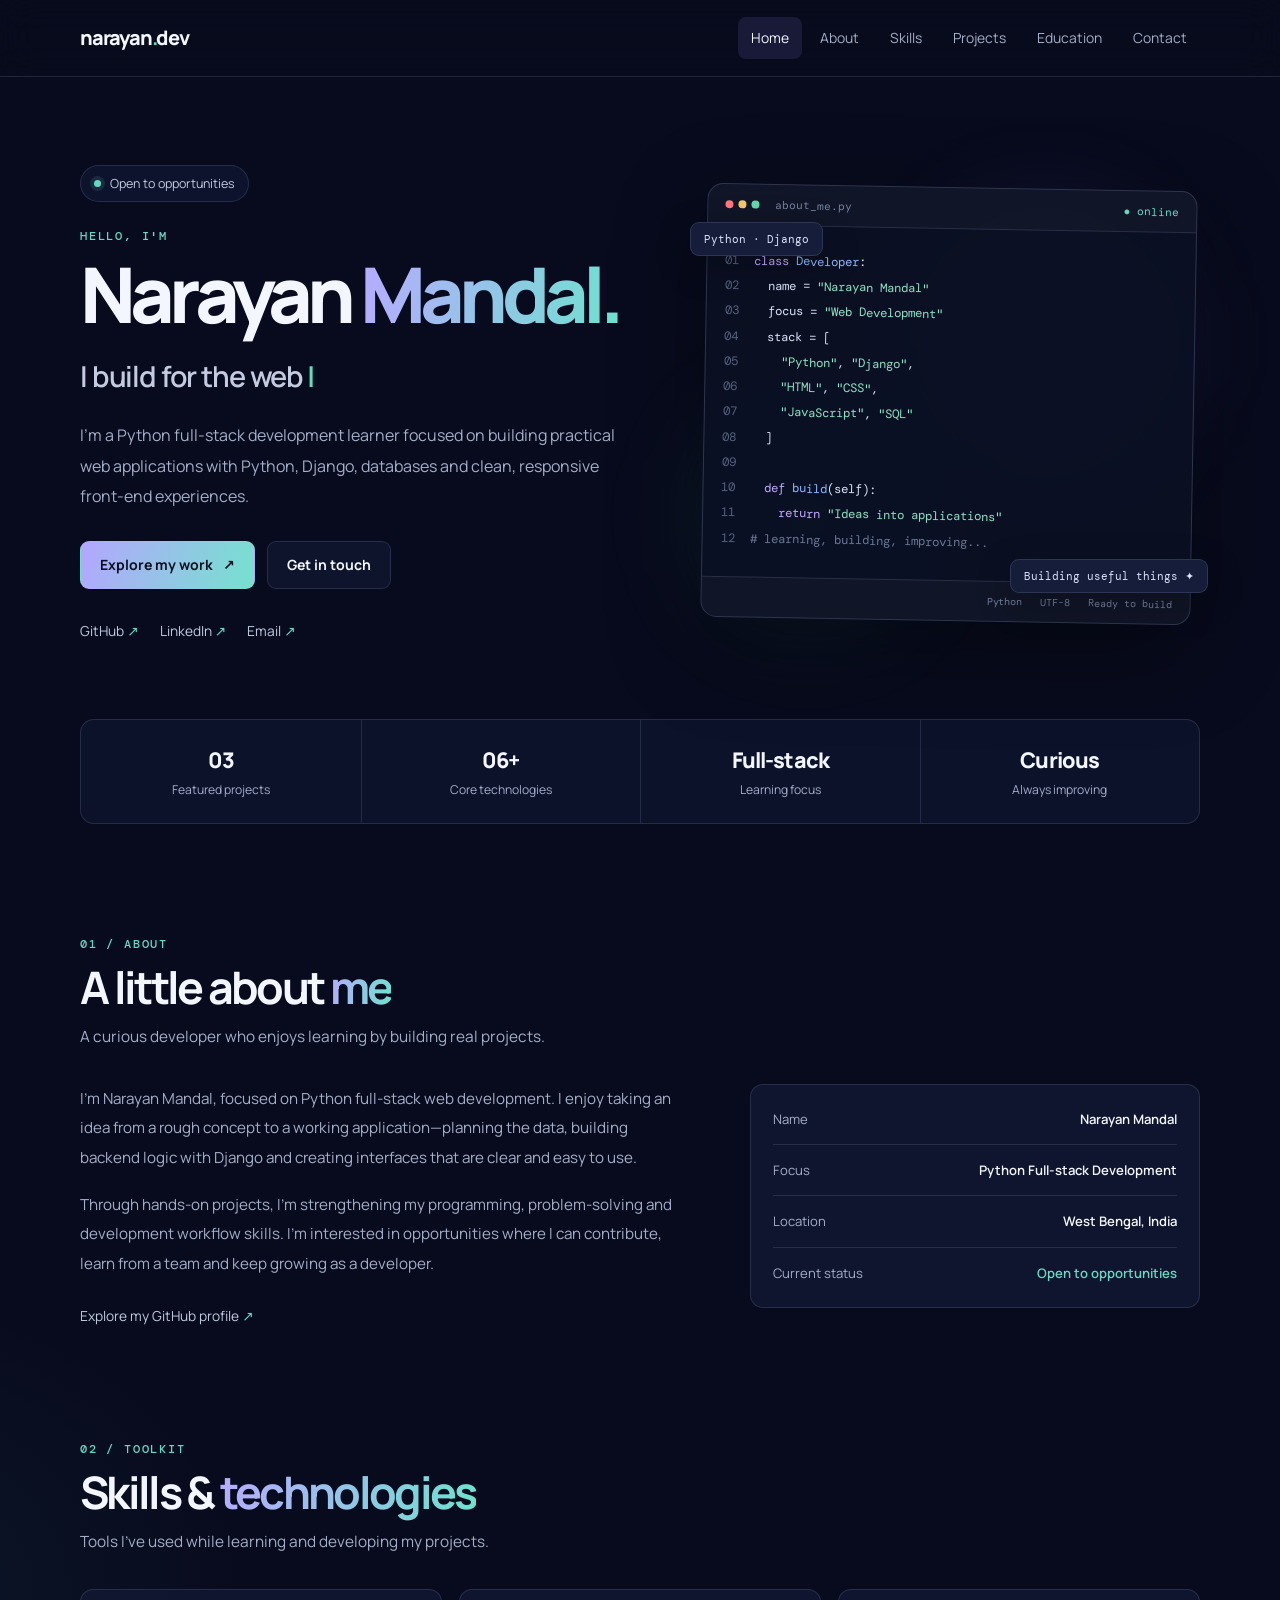
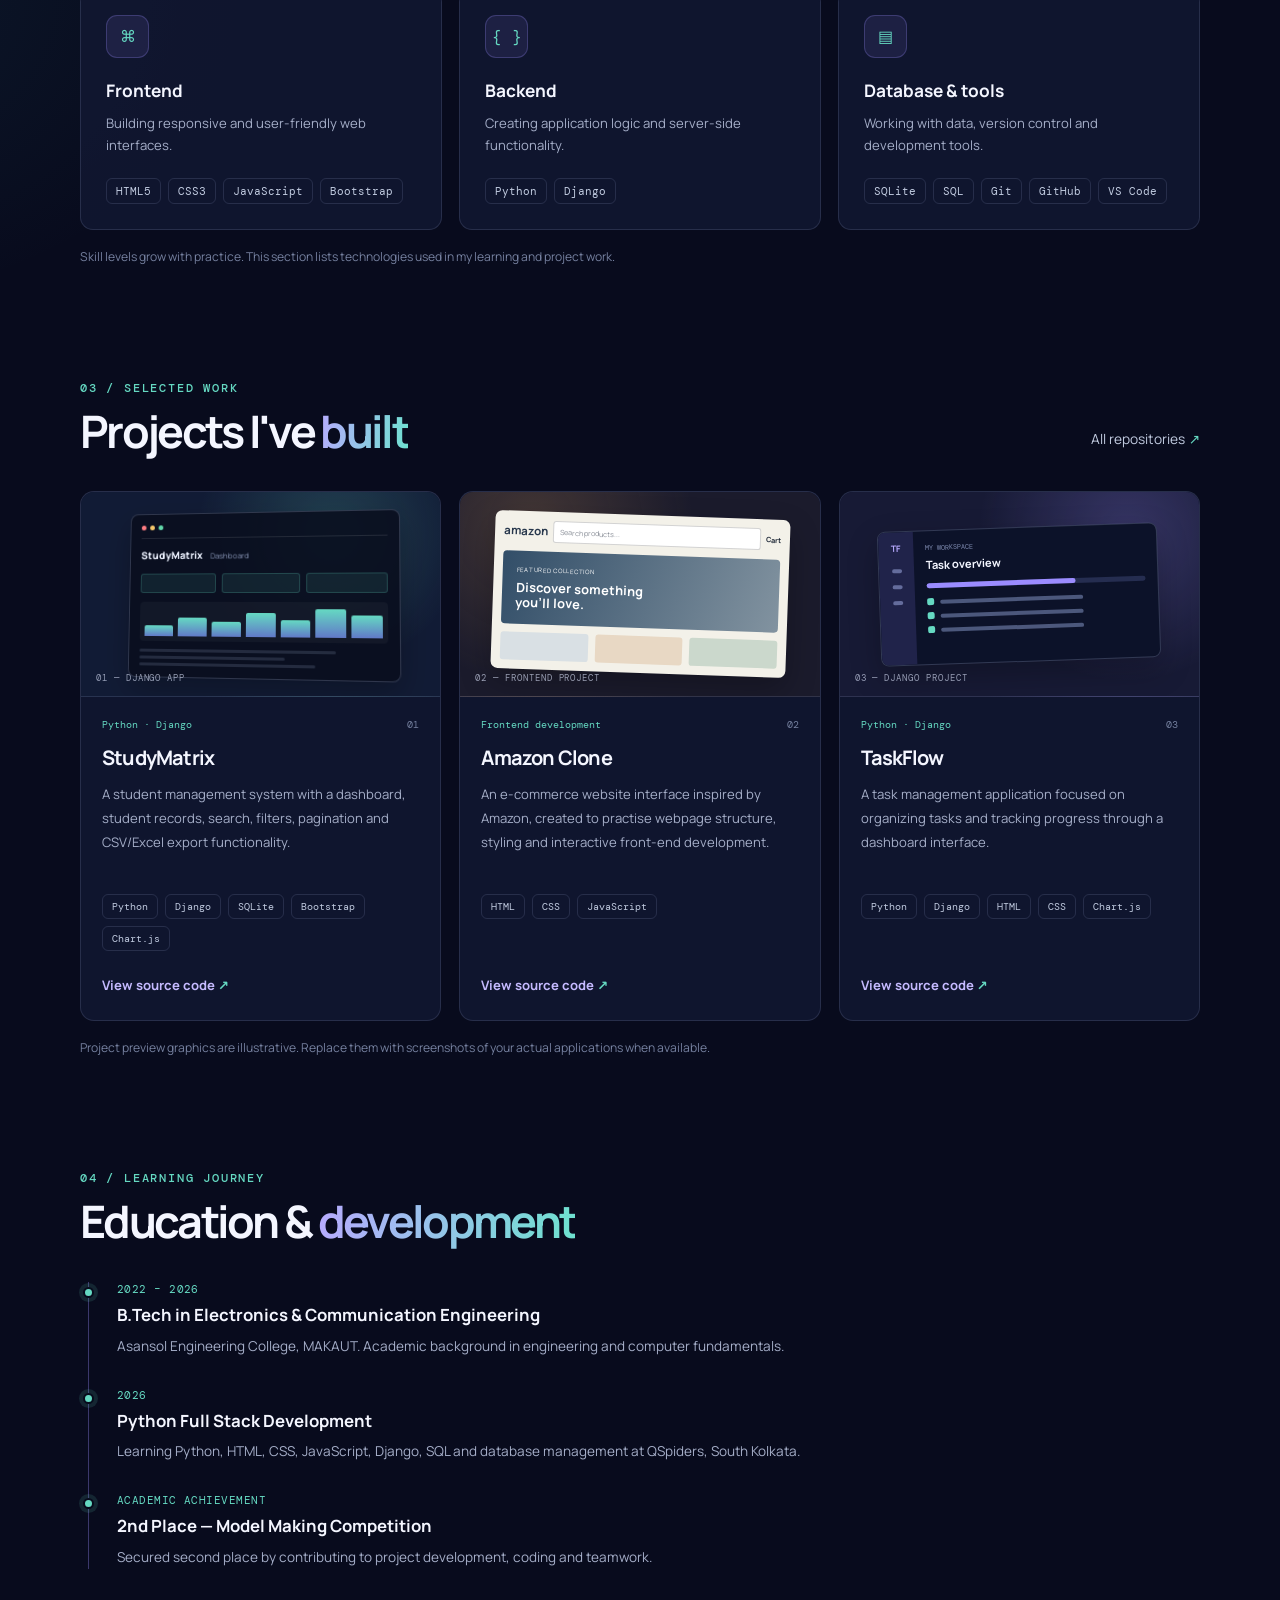
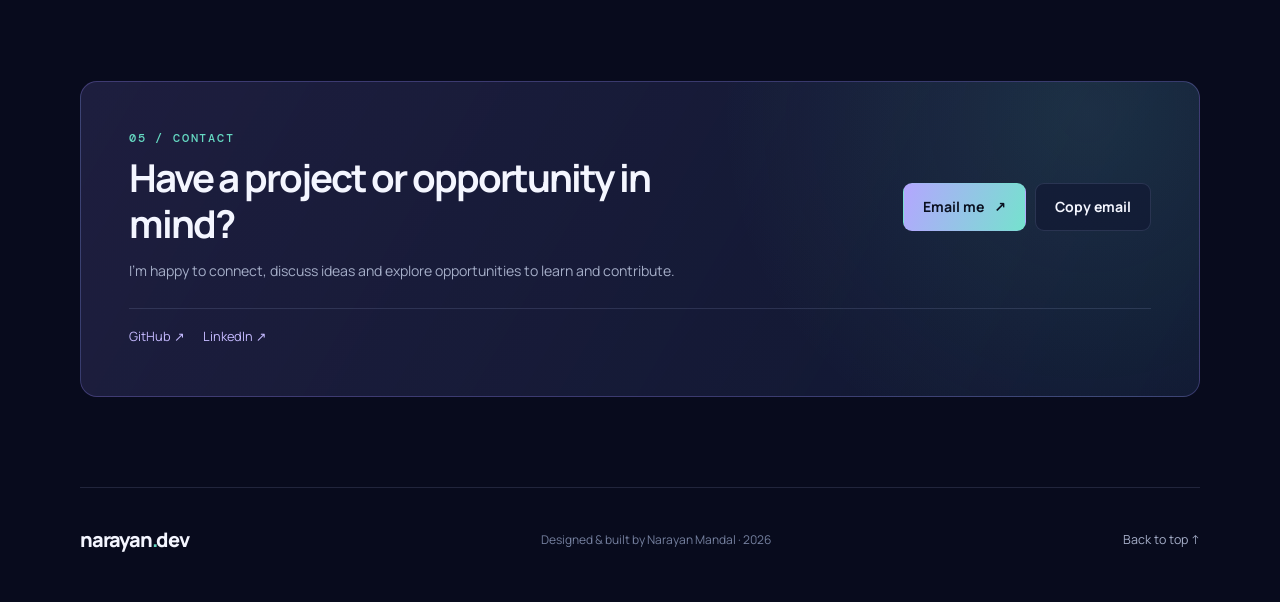
<file: index.html>
<!DOCTYPE html>
<html lang="en">
<head>
  <meta charset="UTF-8">
  <meta name="viewport" content="width=device-width, initial-scale=1.0">
  <meta name="theme-color" content="#080b1d">
  <meta name="description" content="Narayan Mandal — Python and Django developer. Explore web development projects, skills, education and contact details.">
  <title>Narayan Mandal | Python & Django Developer</title>
  <link rel="preconnect" href="https://fonts.googleapis.com">
  <link rel="preconnect" href="https://fonts.gstatic.com" crossorigin>
  <link href="https://fonts.googleapis.com/css2?family=DM+Mono:wght@400;500&family=Manrope:wght@400;500;600;700;800&display=swap" rel="stylesheet">
  <link rel="stylesheet" href="style.css">
</head>
<body>
  <div class="site-shell">
    <div class="nav-band">
      <nav class="nav wrap" aria-label="Main navigation">
        <a class="logo" href="#home" aria-label="Narayan Mandal home">narayan<span>.</span>dev</a>
        <button class="menu" id="menu" type="button" aria-label="Open navigation" aria-expanded="false" aria-controls="links">
          <span></span><span></span><span></span>
        </button>
        <ul class="nav-links" id="links">
          <li><a href="#home" class="active">Home</a></li>
          <li><a href="#about">About</a></li>
          <li><a href="#skills">Skills</a></li>
          <li><a href="#projects">Projects</a></li>
          <li><a href="#education">Education</a></li>
          <li><a href="#contact">Contact</a></li>
        </ul>
      </nav>
    </div>

    <main class="wrap">
      <header class="hero section-anchor" id="home">
        <div class="hero-copy">
          <div class="availability"><span class="status-dot"></span> Open to opportunities</div>
          <p class="eyebrow">HELLO, I'M</p>
          <h1>Narayan <span class="gradient-text">Mandal.</span></h1>
          <h2 class="hero-role">I build for the web<span class="role-caret">|</span></h2>
          <p class="hero-description">
            I'm a Python full-stack development learner focused on building practical web applications
            with Python, Django, databases and clean, responsive front-end experiences.
          </p>
          <div class="hero-actions">
            <a class="button button-primary" href="#projects">Explore my work <span aria-hidden="true">↗</span></a>
            <a class="button button-secondary" href="#contact">Get in touch</a>
          </div>
          <div class="social-links">
            <a href="https://github.com/narayanyadav66" target="_blank" rel="noopener noreferrer">GitHub <span>↗</span></a>
            <a href="https://www.linkedin.com/in/narayan-mandal-8838b92a1/" target="_blank" rel="noopener noreferrer">LinkedIn <span>↗</span></a>
            <a href="mailto:narayanyadav6562@gmail.com">Email <span>↗</span></a>
          </div>
        </div>

        <div class="hero-visual" aria-label="Code editor illustration">
          <div class="orb orb-one"></div><div class="orb orb-two"></div>
          <div class="editor">
            <div class="editor-top">
              <div class="window-dots"><i></i><i></i><i></i></div>
              <span>about_me.py</span>
              <span class="editor-status">● online</span>
            </div>
            <div class="editor-code">
              <p><span class="line-no">01</span><span class="code-purple">class</span> <span class="code-blue">Developer</span>:</p>
              <p><span class="line-no">02</span>&nbsp;&nbsp;name = <span class="code-green">"Narayan Mandal"</span></p>
              <p><span class="line-no">03</span>&nbsp;&nbsp;focus = <span class="code-green">"Web Development"</span></p>
              <p><span class="line-no">04</span>&nbsp;&nbsp;stack = [</p>
              <p><span class="line-no">05</span>&nbsp;&nbsp;&nbsp;&nbsp;<span class="code-green">"Python"</span>, <span class="code-green">"Django"</span>,</p>
              <p><span class="line-no">06</span>&nbsp;&nbsp;&nbsp;&nbsp;<span class="code-green">"HTML"</span>, <span class="code-green">"CSS"</span>,</p>
              <p><span class="line-no">07</span>&nbsp;&nbsp;&nbsp;&nbsp;<span class="code-green">"JavaScript"</span>, <span class="code-green">"SQL"</span></p>
              <p><span class="line-no">08</span>&nbsp;&nbsp;]</p>
              <p><span class="line-no">09</span></p>
              <p><span class="line-no">10</span>&nbsp;&nbsp;<span class="code-purple">def</span> <span class="code-blue">build</span>(self):</p>
              <p><span class="line-no">11</span>&nbsp;&nbsp;&nbsp;&nbsp;<span class="code-purple">return</span> <span class="code-green">"Ideas into applications"</span></p>
              <p><span class="line-no">12</span><span class="code-comment"># learning, building, improving...</span></p>
            </div>
            <div class="editor-bottom"><span>Python</span><span>UTF-8</span><span>Ready to build</span></div>
          </div>
          <div class="floating-chip chip-top">Python · Django</div>
          <div class="floating-chip chip-bottom">Building useful things ✦</div>
        </div>
      </header>

      <section class="quick-facts" aria-label="Portfolio highlights">
        <div><strong>03</strong><span>Featured projects</span></div>
        <div><strong>06+</strong><span>Core technologies</span></div>
        <div><strong>Full-stack</strong><span>Learning focus</span></div>
        <div><strong>Curious</strong><span>Always improving</span></div>
      </section>

      <section class="content-section section-anchor" id="about">
        <div class="section-heading">
          <p class="eyebrow">01 / ABOUT</p>
          <h2>A little about <span class="gradient-text">me</span></h2>
          <p class="section-intro">A curious developer who enjoys learning by building real projects.</p>
        </div>
        <div class="about-grid">
          <div class="about-copy">
            <p>
              I'm Narayan Mandal, focused on Python full-stack web development. I enjoy taking an idea
              from a rough concept to a working application—planning the data, building backend logic
              with Django and creating interfaces that are clear and easy to use.
            </p>
            <p>
              Through hands-on projects, I'm strengthening my programming, problem-solving and
              development workflow skills. I'm interested in opportunities where I can contribute,
              learn from a team and keep growing as a developer.
            </p>
            <a class="text-link" href="https://github.com/narayanyadav66" target="_blank" rel="noopener noreferrer">Explore my GitHub profile <span>↗</span></a>
          </div>
          <div class="about-details">
            <div><span>Name</span><strong>Narayan Mandal</strong></div>
            <div><span>Focus</span><strong>Python Full-stack Development</strong></div>
            <div><span>Location</span><strong>West Bengal, India</strong></div>
            <div><span>Current status</span><strong class="status-text">Open to opportunities</strong></div>
          </div>
        </div>
      </section>

      <section class="content-section section-anchor" id="skills">
        <div class="section-heading">
          <p class="eyebrow">02 / TOOLKIT</p>
          <h2>Skills & <span class="gradient-text">technologies</span></h2>
          <p class="section-intro">Tools I've used while learning and developing my projects.</p>
        </div>
        <div class="skill-grid">
          <article class="skill-card">
            <div class="skill-icon">⌘</div><h3>Frontend</h3>
            <p>Building responsive and user-friendly web interfaces.</p>
            <div class="skill-tags"><span>HTML5</span><span>CSS3</span><span>JavaScript</span><span>Bootstrap</span></div>
          </article>
          <article class="skill-card">
            <div class="skill-icon">{ }</div><h3>Backend</h3>
            <p>Creating application logic and server-side functionality.</p>
            <div class="skill-tags"><span>Python</span><span>Django</span></div>
          </article>
          <article class="skill-card">
            <div class="skill-icon">▤</div><h3>Database & tools</h3>
            <p>Working with data, version control and development tools.</p>
            <div class="skill-tags"><span>SQLite</span><span>SQL</span><span>Git</span><span>GitHub</span><span>VS Code</span></div>
          </article>
        </div>
        <p class="skills-note">Skill levels grow with practice. This section lists technologies used in my learning and project work.</p>
      </section>

      <section class="content-section section-anchor" id="projects">
        <div class="section-heading section-heading-row">
          <div><p class="eyebrow">03 / SELECTED WORK</p><h2>Projects I've <span class="gradient-text">built</span></h2></div>
          <a class="text-link" href="https://github.com/narayanyadav66?tab=repositories" target="_blank" rel="noopener noreferrer">All repositories <span>↗</span></a>
        </div>
        <div class="project-grid">
          <article class="project-card">
            <div class="project-preview preview-study">
              <div class="preview-window">
                <div class="preview-head"><span></span><span></span><span></span></div>
                <div class="preview-title">StudyMatrix <small>Dashboard</small></div>
                <div class="preview-stats"><i></i><i></i><i></i></div>
                <div class="preview-chart"><span></span><span></span><span></span><span></span><span></span><span></span><span></span></div>
                <div class="preview-lines"><i></i><i></i><i></i></div>
              </div>
              <span class="preview-label">01 — DJANGO APP</span>
            </div>
            <div class="project-content">
              <div class="project-meta"><span>Python · Django</span><span>01</span></div>
              <h3>StudyMatrix</h3>
              <p>A student management system with a dashboard, student records, search, filters, pagination and CSV/Excel export functionality.</p>
              <div class="project-tags"><span>Python</span><span>Django</span><span>SQLite</span><span>Bootstrap</span><span>Chart.js</span></div>
              <div class="project-actions">
                <a href="https://github.com/narayanyadav66/StudyMatrix" target="_blank" rel="noopener noreferrer">View source code <span>↗</span></a>
              </div>
            </div>
          </article>

          <article class="project-card">
            <div class="project-preview preview-amazon">
              <div class="shop-preview">
                <div class="shop-nav"><b>amazon</b><span>Search products...</span><i>Cart</i></div>
                <div class="shop-hero"><small>FEATURED COLLECTION</small><strong>Discover something<br>you'll love.</strong></div>
                <div class="shop-products"><i></i><i></i><i></i></div>
              </div>
              <span class="preview-label">02 — FRONTEND PROJECT</span>
            </div>
            <div class="project-content">
              <div class="project-meta"><span>Frontend development</span><span>02</span></div>
              <h3>Amazon Clone</h3>
              <p>An e-commerce website interface inspired by Amazon, created to practise webpage structure, styling and interactive front-end development.</p>
              <div class="project-tags"><span>HTML</span><span>CSS</span><span>JavaScript</span></div>
              <div class="project-actions">
                <a href="https://github.com/narayanyadav66/Amazon-Clone" target="_blank" rel="noopener noreferrer">View source code <span>↗</span></a>
              </div>
            </div>
          </article>

          <article class="project-card">
            <div class="project-preview preview-task">
              <div class="task-preview">
                <div class="task-sidebar"><b>TF</b><i></i><i></i><i></i></div>
                <div class="task-main"><small>MY WORKSPACE</small><strong>Task overview</strong><div class="task-progress"><span></span></div><div class="task-row"><i></i><span></span></div><div class="task-row"><i></i><span></span></div><div class="task-row"><i></i><span></span></div></div>
              </div>
              <span class="preview-label">03 — DJANGO PROJECT</span>
            </div>
            <div class="project-content">
              <div class="project-meta"><span>Python · Django</span><span>03</span></div>
              <h3>TaskFlow</h3>
              <p>A task management application focused on organizing tasks and tracking progress through a dashboard interface.</p>
              <div class="project-tags"><span>Python</span><span>Django</span><span>HTML</span><span>CSS</span><span>Chart.js</span></div>
              <div class="project-actions">
                <a href="https://github.com/narayanyadav66/reimagined-garbanzo" target="_blank" rel="noopener noreferrer">View source code <span>↗</span></a>
              </div>
            </div>
          </article>
        </div>
        <p class="project-note">Project preview graphics are illustrative. Replace them with screenshots of your actual applications when available.</p>
      </section>

      <section class="content-section section-anchor" id="education">
        <div class="section-heading">
          <p class="eyebrow">04 / LEARNING JOURNEY</p>
          <h2>Education & <span class="gradient-text">development</span></h2>
        </div>
        <div class="timeline">
          <article class="timeline-item">
            <span class="timeline-marker"></span>
            <div class="timeline-date">2022 – 2026</div>
            <h3>B.Tech in Electronics & Communication Engineering</h3>
            <p>Asansol Engineering College, MAKAUT. Academic background in engineering and computer fundamentals.</p>
          </article>
          <article class="timeline-item">
            <span class="timeline-marker"></span>
            <div class="timeline-date">2026</div>
            <h3>Python Full Stack Development</h3>
            <p>Learning Python, HTML, CSS, JavaScript, Django, SQL and database management at QSpiders, South Kolkata.</p>
          </article>
          <article class="timeline-item">
            <span class="timeline-marker"></span>
            <div class="timeline-date">Academic achievement</div>
            <h3>2nd Place — Model Making Competition</h3>
            <p>Secured second place by contributing to project development, coding and teamwork.</p>
          </article>
        </div>
      </section>

      <section class="content-section contact-section section-anchor" id="contact">
        <div class="contact-panel">
          <div>
            <p class="eyebrow">05 / CONTACT</p>
            <h2>Have a project or opportunity in mind?</h2>
            <p>I'm happy to connect, discuss ideas and explore opportunities to learn and contribute.</p>
          </div>
          <div class="contact-actions">
            <a class="button button-primary" href="mailto:narayanyadav6562@gmail.com">Email me <span>↗</span></a>
            <button class="button button-secondary" id="copy-email" type="button" data-email="narayanyadav6562@gmail.com">Copy email</button>
          </div>
          <div class="contact-socials">
            <a href="https://github.com/narayanyadav66" target="_blank" rel="noopener noreferrer">GitHub ↗</a>
            <a href="https://www.linkedin.com/in/narayan-mandal-8838b92a1/" target="_blank" rel="noopener noreferrer">LinkedIn ↗</a>
            <span id="copy-status" class="copy-status" aria-live="polite"></span>
          </div>
        </div>
      </section>
    </main>

    <footer class="footer wrap">
      <a class="logo" href="#home">narayan<span>.</span>dev</a>
      <p>Designed & built by Narayan Mandal · <span id="year">2026</span></p>
      <a href="#home" class="back-top">Back to top ↑</a>
    </footer>
  </div>
  <script src="script.js"></script>
</body>
</html>
</file>
<file: style.css>
/* Narayan Mandal portfolio — responsive dark portfolio */
:root {
  --bg: #080b1d;
  --bg-soft: #0d1228;
  --panel: rgba(18, 25, 52, .78);
  --panel-strong: #111a35;
  --text: #f4f6ff;
  --muted: #a5aec8;
  --subtle: #75809f;
  --line: rgba(174, 190, 235, .15);
  --accent: #9b8cff;
  --accent-2: #65d9c2;
  --blue: #7fa8ff;
  --mono: "DM Mono", ui-monospace, monospace;
  --font: "Manrope", system-ui, sans-serif;
  color-scheme: dark;
}
* { box-sizing: border-box; margin: 0; padding: 0; }
html { scroll-behavior: smooth; scroll-padding-top: 90px; }
body {
  min-width: 320px; background: var(--bg); color: var(--text); font-family: var(--font);
  line-height: 1.7; overflow-x: hidden;
  background-image: radial-gradient(ellipse 55rem 35rem at 85% -10%, rgba(109, 91, 220, .17), transparent 65%),
                    radial-gradient(ellipse 42rem 30rem at -15% 42%, rgba(48, 143, 164, .10), transparent 65%);
}
a { color: inherit; }
button { font: inherit; }
:focus-visible { outline: 2px solid var(--accent-2); outline-offset: 4px; }
.wrap { width: min(1120px, calc(100% - 48px)); margin-inline: auto; }
.site-shell { overflow: clip; }
.gradient-text { color: var(--accent); background: linear-gradient(100deg, #b8aaff, #6de2cf); -webkit-background-clip: text; background-clip: text; -webkit-text-fill-color: transparent; }

/* Navigation */
.nav-band { position: sticky; top: 0; z-index: 100; background: rgba(8, 11, 29, .82); border-bottom: 1px solid var(--line); backdrop-filter: blur(18px); -webkit-backdrop-filter: blur(18px); }
.nav { height: 76px; display: flex; align-items: center; justify-content: space-between; gap: 24px; }
.logo { font-size: 1.25rem; font-weight: 800; letter-spacing: -.06em; text-decoration: none; }
.logo span { color: var(--accent-2); }
.nav-links { display: flex; align-items: center; gap: 5px; list-style: none; }
.nav-links a { display: block; padding: 9px 13px; border-radius: 8px; color: var(--muted); font-size: .87rem; text-decoration: none; transition: color .2s, background .2s; }
.nav-links a:hover, .nav-links a.active { color: var(--text); background: rgba(155, 140, 255, .12); }
.menu { display: none; width: 44px; height: 42px; border: 1px solid var(--line); border-radius: 10px; background: transparent; cursor: pointer; }
.menu span { display: block; width: 18px; height: 2px; margin: 4px auto; border-radius: 2px; background: var(--text); transition: transform .2s, opacity .2s; }
.menu[aria-expanded="true"] span:first-child { transform: translateY(6px) rotate(45deg); }
.menu[aria-expanded="true"] span:nth-child(2) { opacity: 0; }
.menu[aria-expanded="true"] span:last-child { transform: translateY(-6px) rotate(-45deg); }

/* Hero */
.hero { min-height: 620px; display: grid; grid-template-columns: 1.05fr .95fr; align-items: center; gap: 64px; padding-block: 88px 76px; }
.hero-copy { position: relative; z-index: 1; }
.availability { display: inline-flex; align-items: center; gap: 9px; padding: 7px 13px; margin-bottom: 26px; border: 1px solid var(--line); border-radius: 99px; color: #c1cbe0; background: rgba(17, 26, 53, .65); font-size: .78rem; }
.status-dot { width: 7px; height: 7px; border-radius: 50%; background: var(--accent-2); box-shadow: 0 0 0 4px rgba(101, 217, 194, .12); }
.eyebrow { color: var(--accent-2); font: 500 .75rem var(--mono); letter-spacing: .15em; }
.hero h1 { margin-top: 9px; font-size: clamp(3rem, 6vw, 5.25rem); line-height: 1.08; letter-spacing: -.075em; font-weight: 800; }
.hero-role { margin-top: 16px; color: #c4cbe0; font-size: clamp(1.25rem, 2.7vw, 1.8rem); font-weight: 600; letter-spacing: -.04em; }
.role-caret { margin-left: 4px; color: var(--accent-2); animation: blink 1s steps(2, start) infinite; }
@keyframes blink { to { visibility: hidden; } }
.hero-description { max-width: 540px; margin-top: 19px; color: var(--muted); font-size: 1rem; line-height: 1.9; }
.hero-actions { display: flex; flex-wrap: wrap; gap: 12px; margin-top: 30px; }
.button { min-height: 47px; display: inline-flex; justify-content: center; align-items: center; gap: 10px; padding: 11px 19px; border: 1px solid var(--line); border-radius: 9px; color: var(--text); font-size: .88rem; font-weight: 700; text-decoration: none; cursor: pointer; transition: transform .2s, border-color .2s, background .2s; }
.button:hover { transform: translateY(-3px); border-color: var(--accent); }
.button-primary { border-color: transparent; color: #0a1020; background: linear-gradient(110deg, #b4a6ff, #75e2ce); }
.button-primary:hover { border-color: transparent; background: linear-gradient(110deg, #c7bdff, #91f0df); }
.button-secondary { background: rgba(18, 25, 52, .7); }
.social-links { display: flex; flex-wrap: wrap; gap: 21px; margin-top: 30px; }
.social-links a, .text-link { color: #c1cbe0; font-size: .86rem; text-decoration: none; }
.social-links a span, .text-link span { color: var(--accent-2); }
.social-links a:hover, .text-link:hover { color: var(--accent-2); }

.hero-visual { position: relative; display: grid; place-items: center; min-height: 390px; }
.orb { position: absolute; border-radius: 50%; filter: blur(2px); pointer-events: none; }
.orb-one { width: 270px; height: 270px; top: 20px; right: 20px; background: rgba(126, 104, 255, .15); filter: blur(45px); }
.orb-two { width: 210px; height: 210px; bottom: 0; left: 5px; background: rgba(70, 205, 183, .12); filter: blur(50px); }
.editor { position: relative; z-index: 1; width: min(100%, 490px); overflow: hidden; border: 1px solid rgba(174, 190, 235, .22); border-radius: 16px; background: rgba(11, 16, 36, .94); box-shadow: 0 28px 90px rgba(0, 0, 0, .38); transform: rotate(1deg); }
.editor-top, .editor-bottom { display: flex; align-items: center; gap: 8px; padding: 13px 17px; color: var(--subtle); font: .7rem var(--mono); background: rgba(255,255,255,.025); }
.editor-top { border-bottom: 1px solid var(--line); }
.window-dots { display: flex; gap: 5px; margin-right: 8px; }
.window-dots i { width: 8px; height: 8px; border-radius: 50%; background: #ff777d; }
.window-dots i:nth-child(2) { background: #f4c76b; }.window-dots i:nth-child(3) { background: #62d8aa; }
.editor-status { margin-left: auto; color: var(--accent-2); }
.editor-code { padding: 23px 18px 25px; overflow-x: auto; font: .77rem/2.05 var(--mono); white-space: nowrap; }
.editor-code p { color: #dce3fa; }
.line-no { display: inline-block; width: 29px; color: #56617f; user-select: none; }
.code-purple { color: #c5a7ff; }.code-blue { color: #8bb8ff; }.code-green { color: #8ce2c2; }.code-comment { color: #687694; }
.editor-bottom { justify-content: flex-end; gap: 18px; border-top: 1px solid var(--line); font-size: .63rem; }
.floating-chip { position: absolute; z-index: 2; padding: 9px 13px; border: 1px solid var(--line); border-radius: 9px; background: #151d3b; color: #dce3fa; box-shadow: 0 10px 35px rgba(0,0,0,.25); font: .7rem var(--mono); }
.chip-top { top: 35px; left: -8px; }.chip-bottom { right: -8px; bottom: 28px; }

/* Highlights */
.quick-facts { display: grid; grid-template-columns: repeat(4, 1fr); border: 1px solid var(--line); border-radius: 14px; background: rgba(17, 26, 53, .55); }
.quick-facts div { display: flex; flex-direction: column; align-items: center; gap: 2px; padding: 22px 12px; text-align: center; }
.quick-facts div + div { border-left: 1px solid var(--line); }
.quick-facts strong { color: var(--text); font-size: 1.35rem; font-weight: 800; letter-spacing: -.04em; }
.quick-facts span { color: var(--muted); font-size: .76rem; }

/* Sections */
.content-section { padding-top: 112px; scroll-margin-top: 76px; }
.section-heading { margin-bottom: 34px; }
.section-heading h2 { margin-top: 8px; font-size: clamp(2rem, 4vw, 2.8rem); line-height: 1.2; letter-spacing: -.06em; }
.section-intro { margin-top: 10px; color: var(--muted); font-size: .96rem; }
.about-grid { display: grid; grid-template-columns: 1.15fr .85fr; gap: 60px; align-items: start; }
.about-copy p { max-width: 650px; margin-bottom: 17px; color: var(--muted); font-size: .95rem; line-height: 1.95; }
.about-copy .text-link { display: inline-block; margin-top: 8px; }
.about-details { padding: 9px 22px; border: 1px solid var(--line); border-radius: 13px; background: var(--panel); }
.about-details div { display: flex; justify-content: space-between; gap: 15px; padding: 14px 0; border-bottom: 1px solid var(--line); font-size: .82rem; }
.about-details div:last-child { border: 0; }
.about-details span { color: var(--muted); }.about-details strong { text-align: right; font-weight: 600; }.status-text { color: var(--accent-2); }

.skill-grid { display: grid; grid-template-columns: repeat(3, 1fr); gap: 17px; }
.skill-card { padding: 25px; border: 1px solid var(--line); border-radius: 13px; background: var(--panel); transition: transform .2s, border-color .2s; }
.skill-card:hover { transform: translateY(-4px); border-color: rgba(155,140,255,.55); }
.skill-icon { display: grid; place-items: center; width: 43px; height: 43px; margin-bottom: 18px; border: 1px solid rgba(155,140,255,.25); border-radius: 11px; color: var(--accent-2); background: rgba(155,140,255,.1); font: 1rem var(--mono); }
.skill-card h3 { font-size: 1.08rem; }.skill-card p { min-height: 48px; margin-top: 7px; color: var(--muted); font-size: .82rem; }
.skill-tags, .project-tags { display: flex; flex-wrap: wrap; gap: 7px; margin-top: 18px; }
.skill-tags span, .project-tags span { padding: 5px 9px; border: 1px solid var(--line); border-radius: 6px; color: #c1cbe0; font: .68rem var(--mono); }
.skills-note, .project-note { margin-top: 17px; color: var(--subtle); font-size: .76rem; }

/* Projects */
.section-heading-row { display: flex; align-items: end; justify-content: space-between; gap: 20px; }
.section-heading-row .text-link { margin-bottom: 7px; }
.project-grid { display: grid; grid-template-columns: repeat(3, 1fr); gap: 18px; align-items: stretch; }
.project-card { display: flex; flex-direction: column; min-width: 0; overflow: hidden; border: 1px solid var(--line); border-radius: 14px; background: var(--panel); transition: transform .25s, border-color .25s, box-shadow .25s; }
.project-card:hover { transform: translateY(-6px); border-color: rgba(155,140,255,.6); box-shadow: 0 18px 45px rgba(0,0,0,.24); }
.project-preview { position: relative; display: grid; place-items: center; min-height: 205px; overflow: hidden; border-bottom: 1px solid var(--line); }
.preview-study { background: radial-gradient(circle at 70% 20%, rgba(101,217,194,.2), transparent 45%), #111b35; }
.preview-amazon { background: radial-gradient(circle at 20% 15%, rgba(247,177,95,.18), transparent 48%), #1b1b2c; }
.preview-task { background: radial-gradient(circle at 80% 20%, rgba(155,140,255,.24), transparent 45%), #171a35; }
.preview-label { position: absolute; bottom: 12px; left: 15px; color: rgba(220,227,250,.65); font: .59rem var(--mono); letter-spacing: .1em; }
.preview-window { width: 76%; padding: 11px; border: 1px solid rgba(200,215,255,.2); border-radius: 8px; background: rgba(8,13,29,.88); box-shadow: 0 12px 30px rgba(0,0,0,.25); transform: perspective(500px) rotateY(-7deg) rotateX(3deg); }
.preview-head { display: flex; gap: 4px; padding-bottom: 8px; border-bottom: 1px solid rgba(255,255,255,.1); }
.preview-head span { width: 5px; height: 5px; border-radius: 50%; background: #ff7d83; }.preview-head span:nth-child(2) { background: #f4c76b; }.preview-head span:nth-child(3) { background: #62d8aa; }
.preview-title { margin-top: 9px; color: #edf2ff; font-size: .65rem; font-weight: 800; }.preview-title small { margin-left: 6px; color: #8794b4; font-size: .48rem; font-weight: 400; }
.preview-stats { display: flex; gap: 6px; margin-top: 9px; }.preview-stats i { height: 20px; flex: 1; border: 1px solid rgba(101,217,194,.2); border-radius: 3px; background: rgba(101,217,194,.09); }
.preview-chart { display: flex; align-items: end; gap: 5px; height: 40px; margin-top: 9px; padding: 5px; border-radius: 4px; background: rgba(255,255,255,.035); }.preview-chart span { flex: 1; border-radius: 2px 2px 0 0; background: linear-gradient(#65d9c2, #6179c8); }.preview-chart span:nth-child(1) { height: 35%; }.preview-chart span:nth-child(2) { height: 62%; }.preview-chart span:nth-child(3) { height: 48%; }.preview-chart span:nth-child(4) { height: 80%; }.preview-chart span:nth-child(5) { height: 57%; }.preview-chart span:nth-child(6) { height: 92%; }.preview-chart span:nth-child(7) { height: 72%; }
.preview-lines { display: grid; gap: 4px; margin-top: 8px; }.preview-lines i { height: 3px; width: 80%; border-radius: 3px; background: rgba(200,215,255,.14); }.preview-lines i:nth-child(2) { width: 60%; }.preview-lines i:nth-child(3) { width: 72%; }
.shop-preview { width: 82%; padding: 9px; border-radius: 7px; color: #1c2635; background: #f3f1e9; box-shadow: 0 12px 30px rgba(0,0,0,.25); transform: rotate(2deg); }
.shop-nav { display: flex; align-items: center; justify-content: space-between; gap: 5px; font-size: .45rem; }.shop-nav b { color: #27374c; font-size: .72rem; }.shop-nav span { flex: 1; padding: 4px 6px; border: 1px solid #d3d3d3; border-radius: 3px; background: white; color: #8a8f98; }.shop-nav i { font-style: normal; font-weight: 700; }
.shop-hero { display: flex; flex-direction: column; gap: 4px; margin-top: 9px; padding: 14px; border-radius: 4px; color: #fff; background: linear-gradient(110deg, #324e68, #8293a0); }.shop-hero small { font-size: .38rem; letter-spacing: .12em; }.shop-hero strong { font-size: .8rem; line-height: 1.2; }
.shop-products { display: flex; gap: 7px; margin-top: 8px; }.shop-products i { height: 28px; flex: 1; border-radius: 3px; background: #d9e0e4; }.shop-products i:nth-child(2) { background: #e8d8c4; }.shop-products i:nth-child(3) { background: #cbd8cc; }
.task-preview { display: flex; width: 78%; min-height: 135px; overflow: hidden; border: 1px solid rgba(200,215,255,.2); border-radius: 8px; background: #0c1229; box-shadow: 0 12px 30px rgba(0,0,0,.25); transform: rotate(-2deg); }
.task-sidebar { display: flex; flex-direction: column; align-items: center; gap: 12px; width: 35px; padding: 10px 0; background: #20234a; }.task-sidebar b { color: #b8aaff; font-size: .55rem; }.task-sidebar i { width: 10px; height: 4px; border-radius: 3px; background: #646c9c; }
.task-main { flex: 1; padding: 12px; }.task-main small { display: block; color: #7e8aaf; font: .43rem var(--mono); }.task-main strong { display: block; margin: 3px 0 9px; font-size: .7rem; }.task-progress { height: 5px; margin-bottom: 10px; border-radius: 4px; background: #252d50; }.task-progress span { display: block; width: 68%; height: 100%; border-radius: inherit; background: #9b8cff; }.task-row { display: flex; align-items: center; gap: 6px; margin-top: 7px; }.task-row i { width: 7px; height: 7px; border-radius: 2px; background: #65d9c2; }.task-row span { width: 65%; height: 4px; border-radius: 4px; background: #4c587c; }
.project-content { display: flex; flex: 1; flex-direction: column; padding: 21px; }
.project-meta { display: flex; justify-content: space-between; color: var(--accent-2); font: .65rem var(--mono); }
.project-meta span:last-child { color: var(--subtle); }
.project-content h3 { margin-top: 10px; font-size: 1.25rem; letter-spacing: -.04em; }
.project-content p { min-height: 96px; margin-top: 8px; color: var(--muted); font-size: .82rem; line-height: 1.8; }
.project-tags { margin-top: 15px; }
.project-tags span { font-size: .61rem; }
.project-actions { margin-top: auto; padding-top: 20px; }
.project-actions a { color: #c5baff; font-size: .82rem; font-weight: 700; text-decoration: none; }.project-actions a span { color: var(--accent-2); }.project-actions a:hover { color: var(--accent-2); }

/* Education */
.timeline { position: relative; display: grid; gap: 0; margin-left: 8px; padding-left: 28px; border-left: 1px solid rgba(155,140,255,.35); }
.timeline-item { position: relative; padding: 0 0 30px; }.timeline-item:last-child { padding-bottom: 0; }
.timeline-marker { position: absolute; top: 5px; left: -34px; width: 11px; height: 11px; border: 2px solid var(--bg); border-radius: 50%; background: var(--accent-2); box-shadow: 0 0 0 4px rgba(101,217,194,.13); }
.timeline-date { color: var(--accent-2); font: .7rem var(--mono); letter-spacing: .04em; text-transform: uppercase; }
.timeline-item h3 { margin-top: 5px; font-size: 1.05rem; }.timeline-item p { max-width: 690px; margin-top: 5px; color: var(--muted); font-size: .85rem; }

/* Contact and footer */
.contact-section { padding-bottom: 25px; }
.contact-panel { display: grid; grid-template-columns: 1fr auto; align-items: center; gap: 25px; padding: clamp(25px, 5vw, 48px); border: 1px solid rgba(155,140,255,.28); border-radius: 17px; background: radial-gradient(circle at 90% 10%, rgba(101,217,194,.12), transparent 35%), linear-gradient(120deg, rgba(155,140,255,.15), rgba(17,26,53,.85)); }
.contact-panel h2 { max-width: 600px; margin-top: 9px; font-size: clamp(1.7rem, 3.4vw, 2.4rem); line-height: 1.2; letter-spacing: -.055em; }
.contact-panel p:not(.eyebrow) { max-width: 570px; margin-top: 12px; color: var(--muted); font-size: .88rem; }
.contact-actions { display: flex; flex-wrap: wrap; gap: 9px; }
.contact-socials { grid-column: 1 / -1; display: flex; flex-wrap: wrap; align-items: center; gap: 18px; padding-top: 17px; border-top: 1px solid var(--line); }
.contact-socials a { color: #c5baff; font-size: .8rem; text-decoration: none; }.contact-socials a:hover { color: var(--accent-2); }
.copy-status { color: var(--accent-2); font-size: .76rem; }
.footer { display: flex; align-items: center; justify-content: space-between; gap: 18px; padding-block: 35px 45px; margin-top: 65px; border-top: 1px solid var(--line); }
.footer p { color: var(--subtle); font-size: .75rem; text-align: center; }.back-top { color: var(--muted); font-size: .78rem; text-decoration: none; }.back-top:hover { color: var(--accent-2); }

@media (max-width: 900px) {
  .hero { min-height: auto; grid-template-columns: 1fr; gap: 35px; padding-block: 70px 55px; }
  .hero-copy { max-width: 700px; }.hero-visual { min-height: 360px; }
  .about-grid { gap: 30px; }.project-grid { grid-template-columns: repeat(2, 1fr); }
  .project-card:last-child { grid-column: 1 / -1; }.project-card:last-child .project-preview { min-height: 220px; }
  .nav { position: relative; }.menu { display: block; }
  .nav-links { position: absolute; top: 75px; left: -24px; right: -24px; display: none; flex-direction: column; align-items: stretch; gap: 3px; padding: 12px 24px 18px; border-bottom: 1px solid var(--line); background: rgba(8,11,29,.98); }
  .nav-links.open { display: flex; }.nav-links a { padding: 11px 13px; }
}
@media (max-width: 620px) {
  .wrap { width: min(100% - 34px, 1120px); }
  .nav { height: 68px; }.nav-links { top: 67px; left: -17px; right: -17px; padding-inline: 17px; }
  .hero { padding-top: 58px; }.hero h1 { font-size: clamp(2.8rem, 13vw, 4rem); }
  .hero-visual { min-height: 320px; }.editor-code { font-size: .66rem; padding: 17px 12px; }.floating-chip { font-size: .61rem; }.chip-top { left: -3px; }.chip-bottom { right: -3px; }
  .quick-facts { grid-template-columns: repeat(2, 1fr); }.quick-facts div { padding: 17px 8px; }.quick-facts div:nth-child(3) { border-left: 0; border-top: 1px solid var(--line); }.quick-facts div:nth-child(4) { border-top: 1px solid var(--line); }
  .content-section { padding-top: 82px; }.about-grid, .skill-grid, .project-grid { grid-template-columns: 1fr; }
  .project-card:last-child { grid-column: auto; }.project-card:last-child .project-preview { min-height: 205px; }
  .section-heading-row { align-items: start; flex-direction: column; gap: 10px; }
  .contact-panel { grid-template-columns: 1fr; }.contact-actions { grid-column: 1; }
  .footer { flex-direction: column; text-align: center; }.footer p { order: 2; }
}
@media (prefers-reduced-motion: reduce) {
  *, *::before, *::after { scroll-behavior: auto !important; animation-duration: .01ms !important; animation-iteration-count: 1 !important; transition-duration: .01ms !important; }
}
</file>
